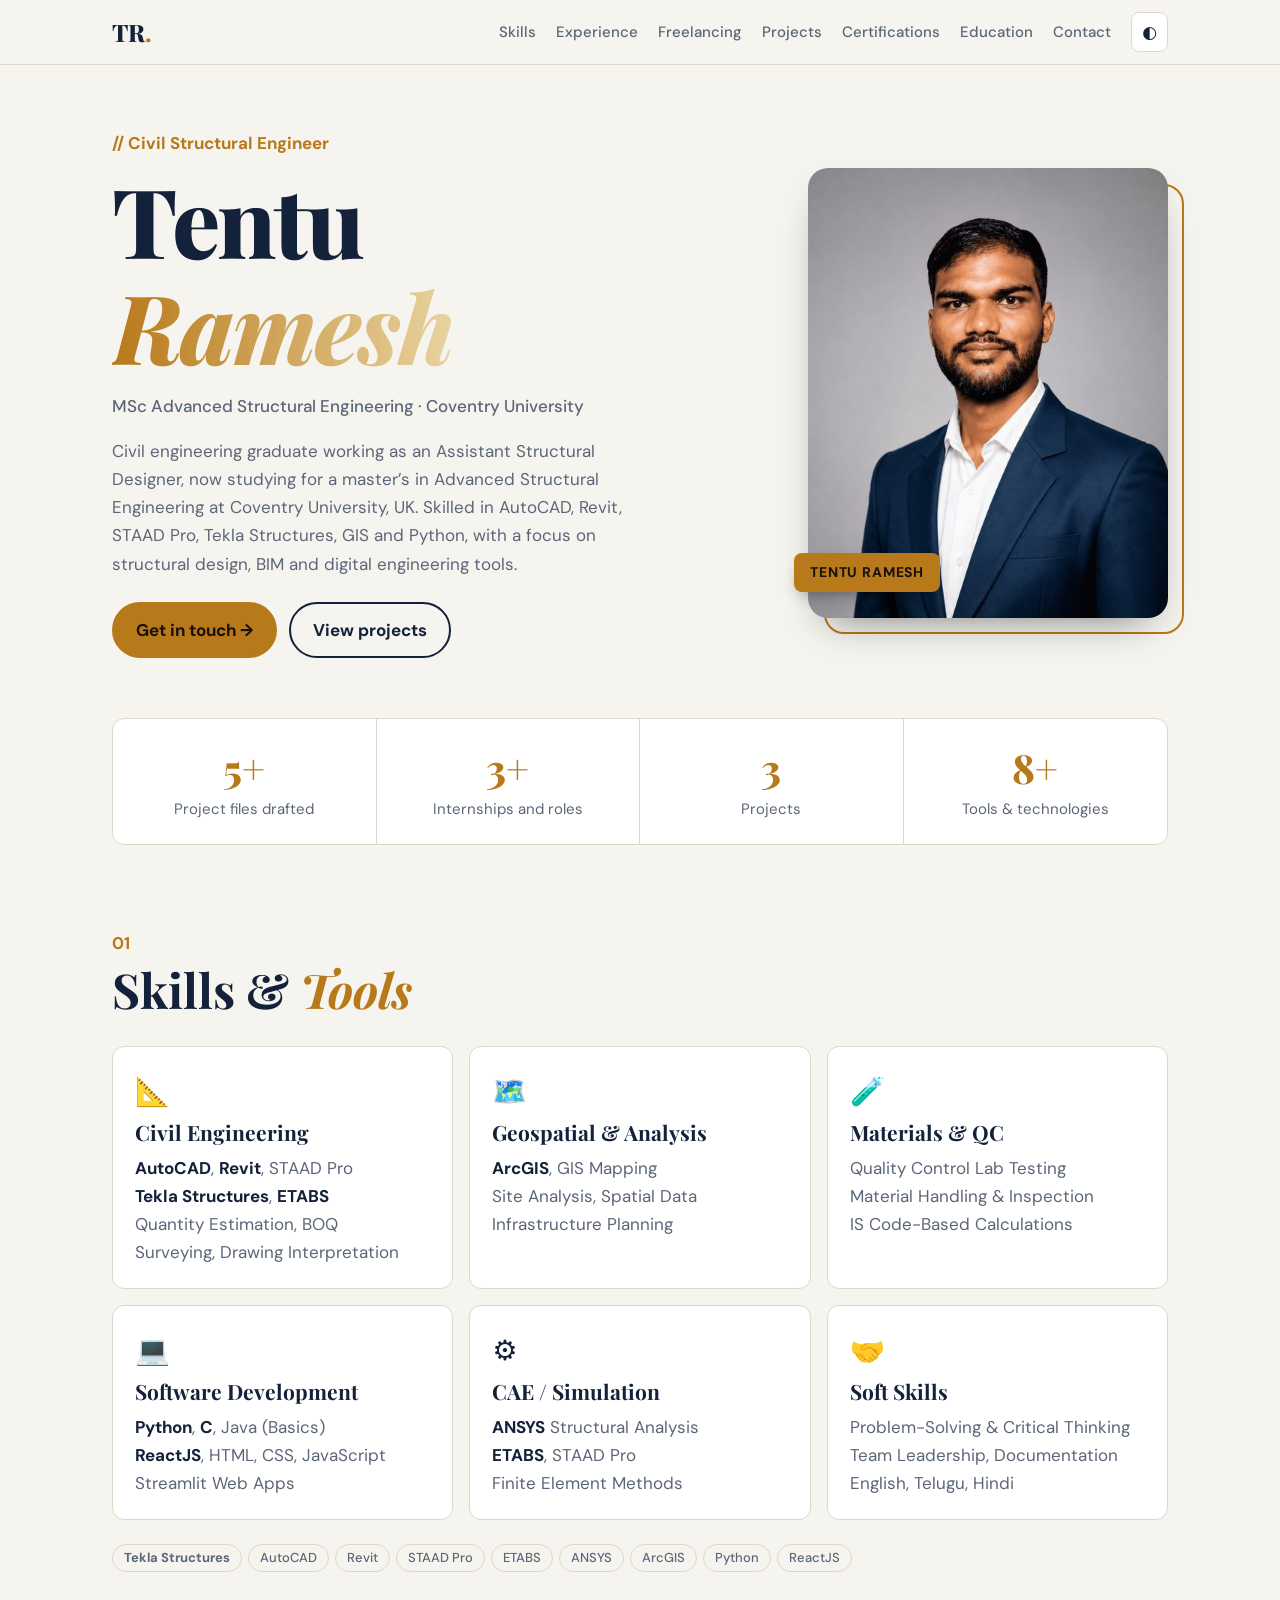
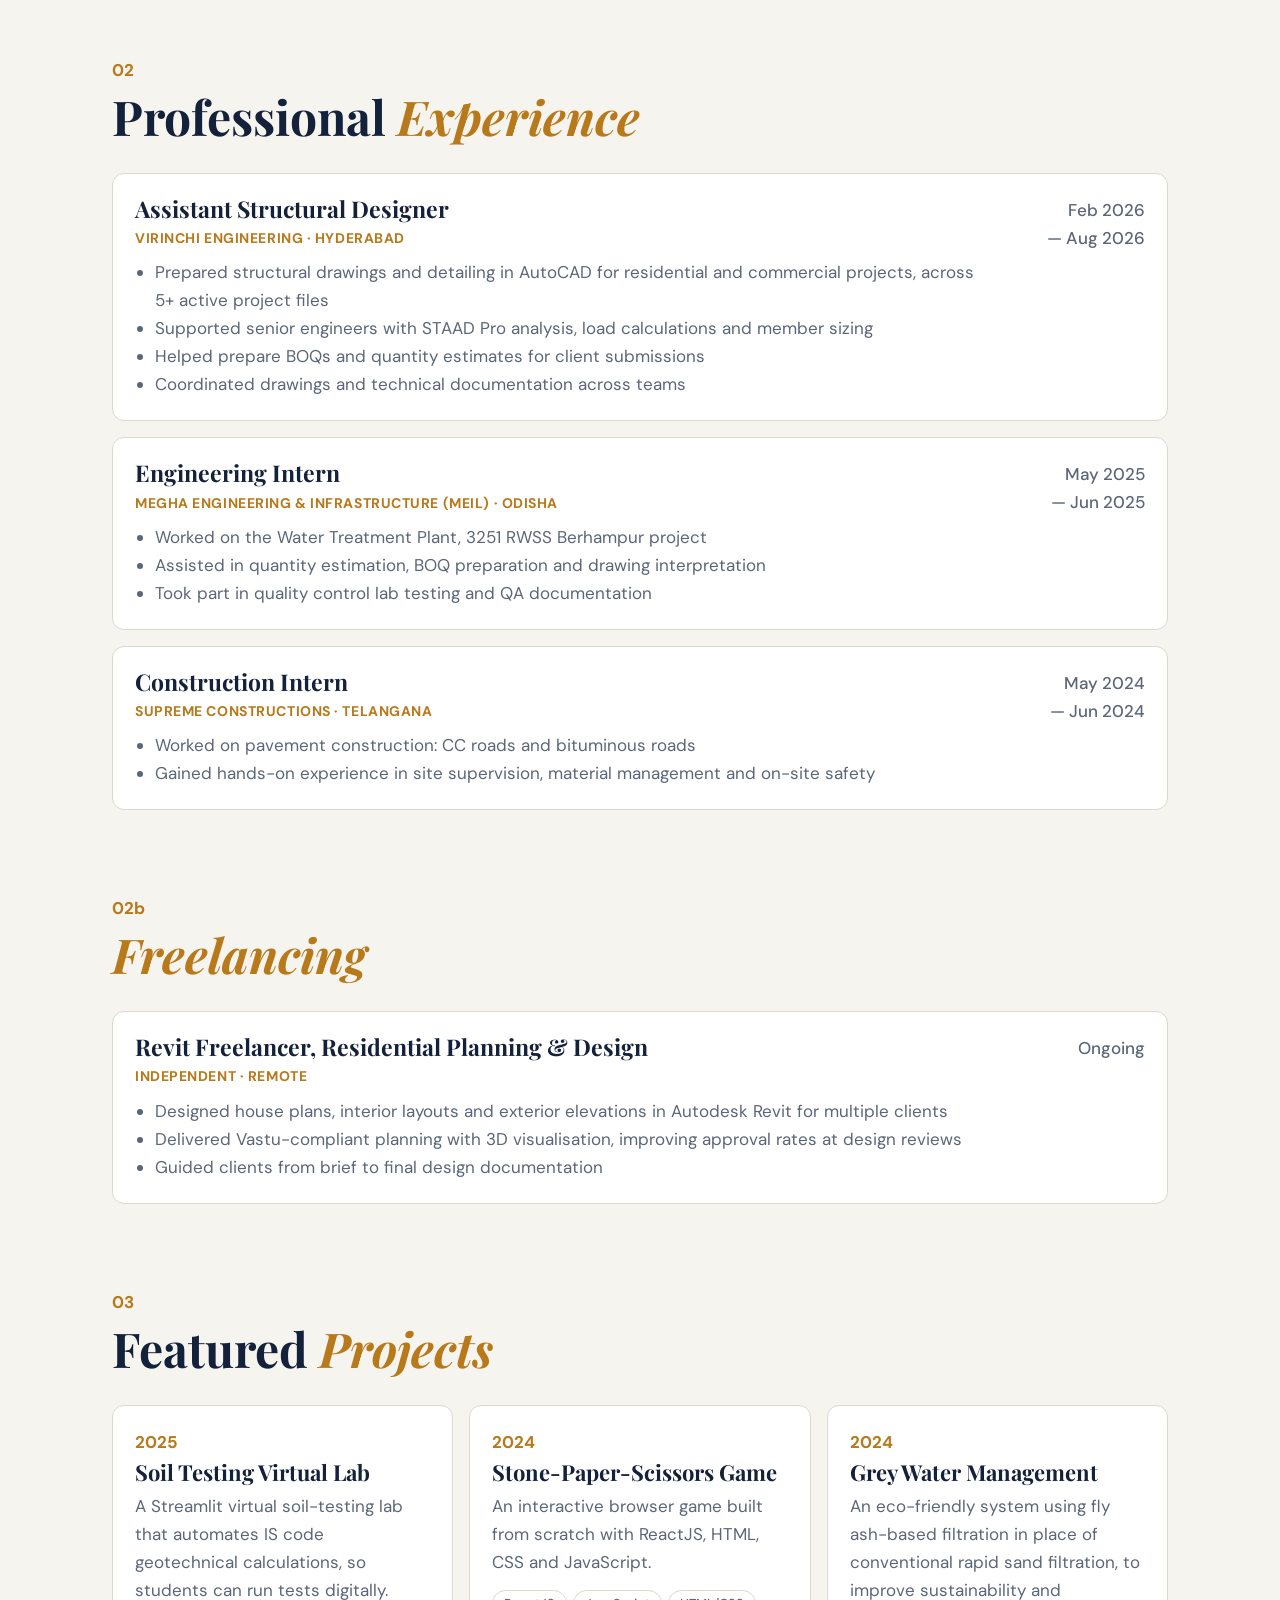
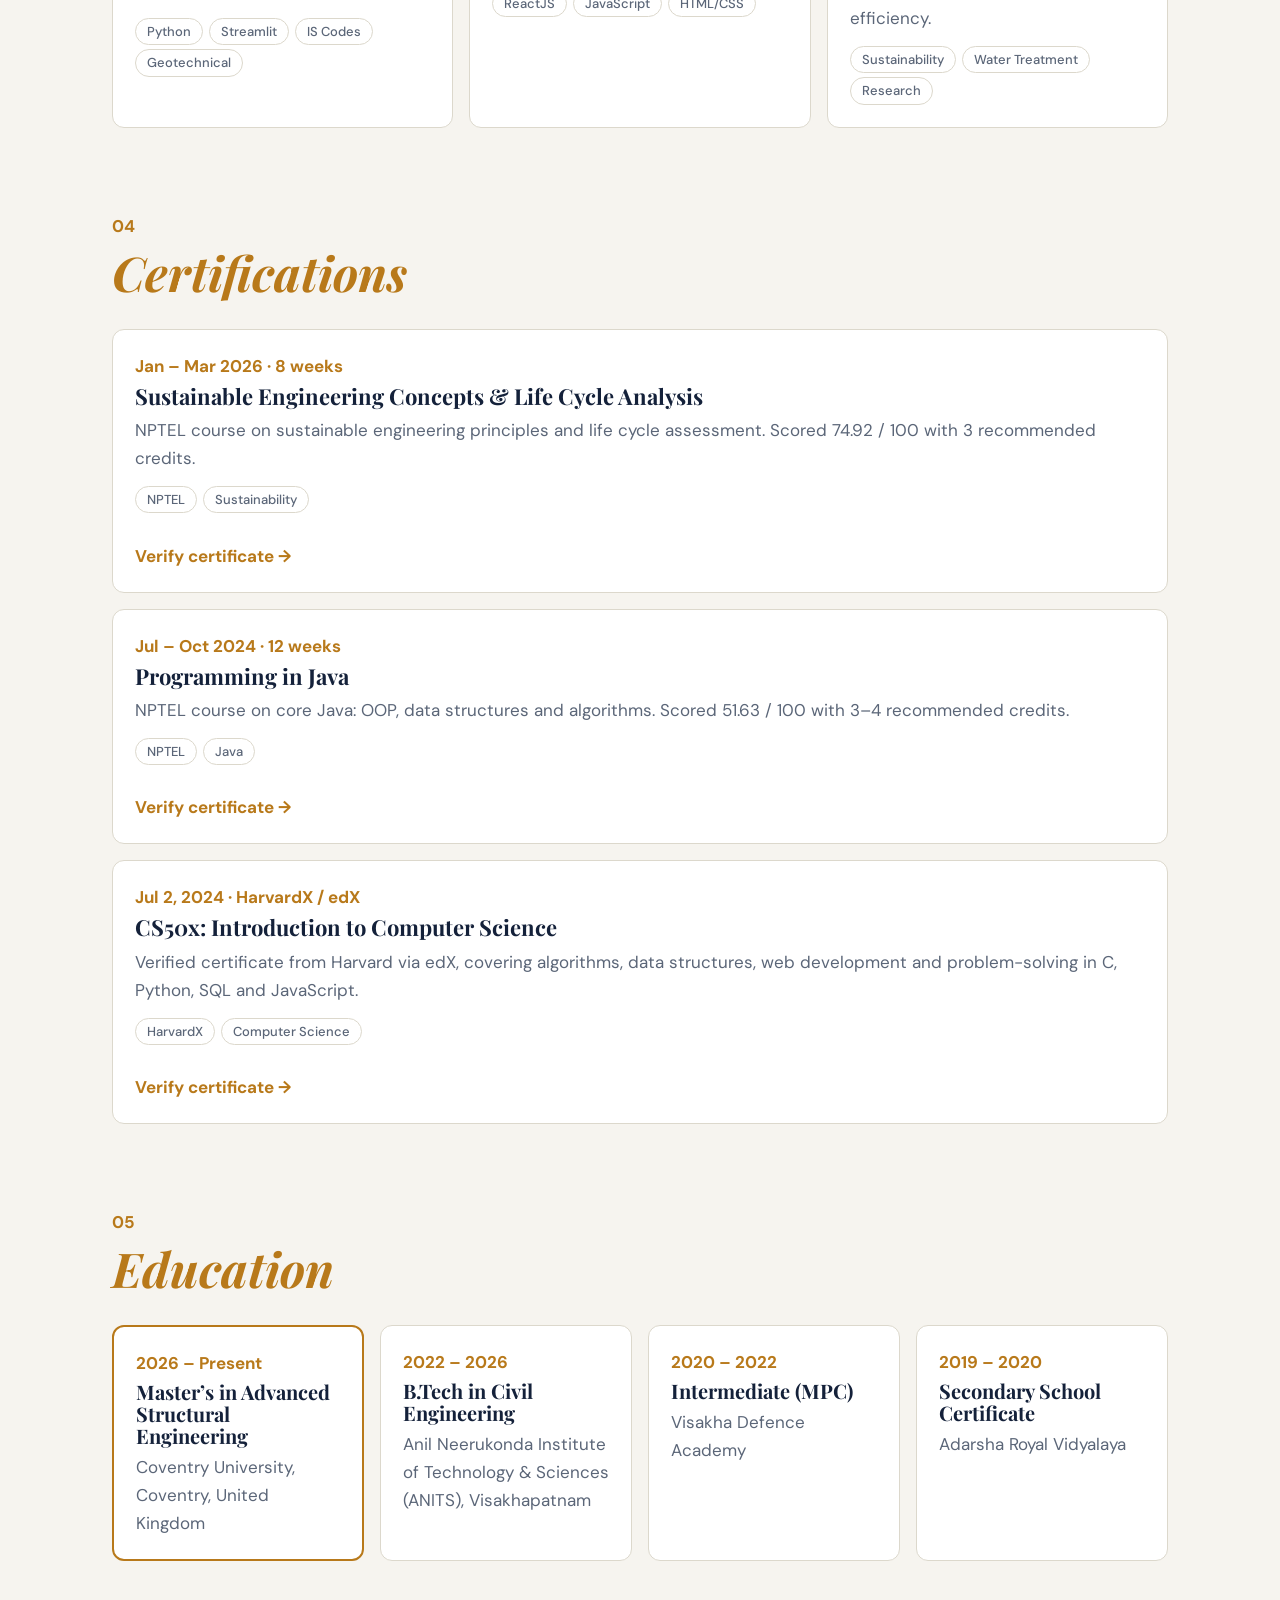
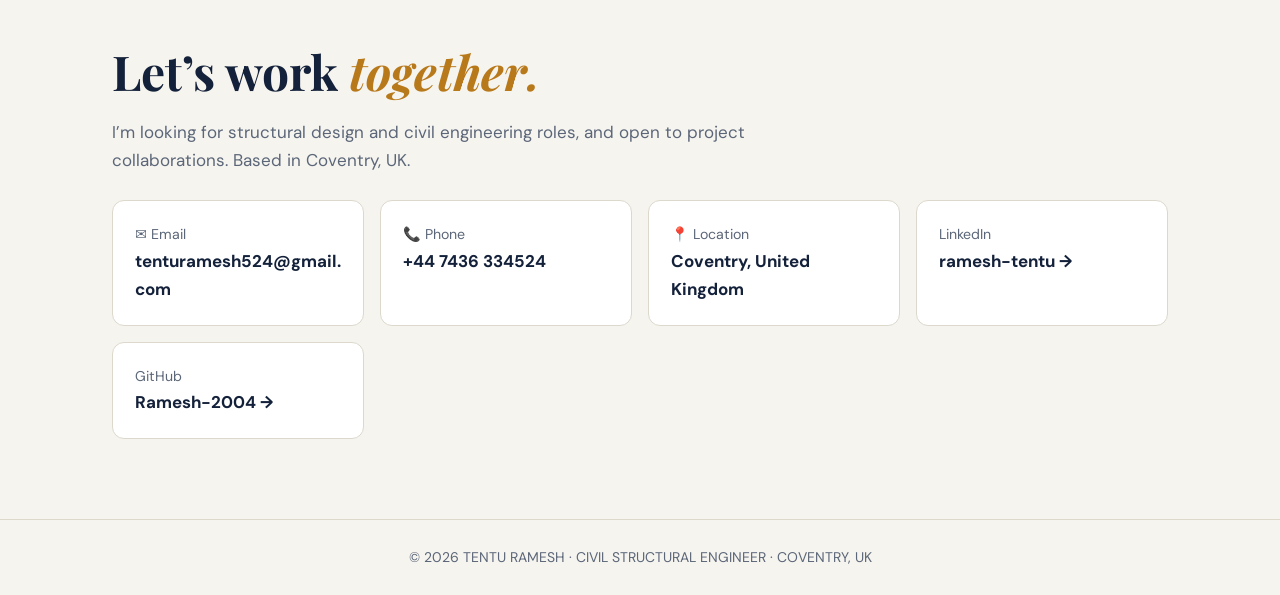
<file: index.html>
<!DOCTYPE html>
<html lang="en">
<head>
<meta charset="utf-8">
<meta name="viewport" content="width=device-width, initial-scale=1, viewport-fit=cover">
<title>Tentu Ramesh — Civil Structural Engineer</title>
<link href="https://fonts.googleapis.com/css2?family=Playfair+Display:ital,wght@0,700;0,800;1,700&family=DM+Sans:wght@400;500;700&display=swap" rel="stylesheet">
<style>
:root{--bg:#f6f4ef;--card:#fff;--ink:#14213a;--mut:#5b6678;--line:#dcd8cc;--ac:#b8791a;--ac2:#14213a;color-scheme:light;box-sizing:border-box;padding-top:env(safe-area-inset-top,0px);padding-bottom:env(safe-area-inset-bottom,0px)}
@media (prefers-color-scheme:dark){:root:not([data-theme="light"]){--bg:#0b1220;--card:#121b2e;--ink:#eaf0fa;--mut:#9aa8c0;--line:#243250;--ac:#f0b24a;--ac2:#eaf0fa;color-scheme:dark}}
:root[data-theme="dark"]{--bg:#0b1220;--card:#121b2e;--ink:#eaf0fa;--mut:#9aa8c0;--line:#243250;--ac:#f0b24a;--ac2:#eaf0fa;color-scheme:dark}
*,*::before,*::after{box-sizing:border-box}
html{scroll-behavior:smooth;scroll-padding-top:calc(70px + env(safe-area-inset-top,0px))}
body{margin:0;background:var(--bg);color:var(--ink);font:400 17px/1.65 "DM Sans",system-ui,sans-serif}
body::before{content:"";position:fixed;inset:0 0 auto;height:env(safe-area-inset-top,0px);background:var(--bg);z-index:30}
h1,h2,h3{font-family:"Playfair Display",Georgia,serif;margin:0;line-height:1.1}
a{color:inherit}
:focus-visible{outline:3px solid var(--ac);outline-offset:2px}
header{position:sticky;top:env(safe-area-inset-top,0px);z-index:20;background:color-mix(in srgb,var(--bg) 90%,transparent);backdrop-filter:blur(10px);border-bottom:1px solid var(--line)}
nav{max-width:1100px;margin:auto;padding:12px 22px;display:flex;align-items:center;gap:20px}
.logo{font:800 24px "Playfair Display";text-decoration:none;margin-right:auto}.logo i{color:var(--ac);font-style:normal}
nav a.l{text-decoration:none;color:var(--mut);font-size:15px;font-weight:500}
nav a.l:hover{color:var(--ink)}
.tg{background:var(--card);border:1px solid var(--line);color:var(--ink);border-radius:8px;padding:5px 10px;font:inherit;cursor:pointer}
.w{max-width:1100px;margin:auto;padding:0 22px}
.hero{display:grid;grid-template-columns:1.2fr 1fr;gap:40px;align-items:center;padding:64px 0 24px}
.kick{color:var(--ac);font-weight:700;margin-bottom:10px}
.hero h1{font-size:clamp(48px,9vw,96px);font-weight:800;letter-spacing:-.02em}
.hero h1 em{color:var(--ac);font-style:italic}
.edu1{color:var(--mut);font-weight:500;margin:14px 0}
.hero p.d{color:var(--mut);max-width:54ch}
.btns{display:flex;gap:12px;flex-wrap:wrap;margin-top:24px}
.btn{padding:12px 22px;border-radius:99px;font-weight:700;text-decoration:none;border:2px solid var(--ink);display:inline-block}
.btn.p{background:var(--ac);border-color:var(--ac);color:#17110a}
.ph{aspect-ratio:4/5;max-width:360px;margin-left:auto;position:relative}
.ph::before{content:"";position:absolute;inset:0;transform:translate(16px,16px);border:2px solid var(--ac);border-radius:20px;z-index:0}
.ph img{position:relative;z-index:1;width:100%;height:100%;object-fit:cover;object-position:center 15%;display:block;border-radius:20px;box-shadow:0 18px 40px -20px rgba(0,0,0,.55)}
.ph span{position:absolute;z-index:2;left:-14px;bottom:26px;background:var(--ac);color:#17110a;font-weight:700;padding:8px 16px;font-size:14px;letter-spacing:.06em;border-radius:8px;box-shadow:0 8px 18px -8px rgba(0,0,0,.5)}
.stats{display:grid;grid-template-columns:repeat(4,1fr);border:1px solid var(--line);background:var(--card);border-radius:12px;margin:36px 0 0}
.stat{padding:22px;text-align:center;border-right:1px solid var(--line)}.stat:last-child{border:0}
.stat b{display:block;font:800 40px "Playfair Display";color:var(--ac)}.stat span{color:var(--mut);font-size:15px}
section{padding:84px 0 0}
.num{color:var(--ac);font-weight:700;margin-bottom:6px}
h2{font-size:clamp(32px,5vw,48px);margin-bottom:30px}
h2 em{font-style:italic;color:var(--ac)}
.card{background:var(--card);border:1px solid var(--line);border-radius:12px;padding:22px}
.sk{display:grid;grid-template-columns:repeat(auto-fit,minmax(300px,1fr));gap:16px}
.sk .ico{font-size:28px}.sk h3{font-size:21px;margin:6px 0 10px}
.sk p{margin:0;color:var(--mut)}.sk b{color:var(--ink)}
.tl{display:grid;gap:16px}
.job{display:grid;grid-template-columns:1fr 150px;gap:18px}
.job h3{font-size:23px}.org{color:var(--ac);font-weight:700;font-size:14px;letter-spacing:.04em;margin:6px 0 8px}
.job ul{margin:0;padding-left:20px;color:var(--mut)}
.dt{text-align:right;color:var(--mut);font-weight:500}
.badge{display:inline-block;background:var(--ac);color:#17110a;font-size:12px;font-weight:700;padding:2px 10px;border-radius:99px;vertical-align:middle;margin-left:8px}
.pj{display:grid;grid-template-columns:repeat(auto-fit,minmax(300px,1fr));gap:16px}
.yr{color:var(--ac);font-weight:700}
.pj h3{font-size:22px;margin:4px 0 8px}.pj p{margin:0 0 10px;color:var(--mut)}
.tag{display:inline-block;font-size:13px;font-weight:500;padding:2px 11px;border:1px solid var(--line);border-radius:99px;margin:4px 6px 0 0;color:var(--mut)}
.ct{display:grid;gap:16px}.ct h3{font-size:22px;margin:4px 0 8px}.ct p{margin:0 0 10px;color:var(--mut)}
.vf{font-weight:700;color:var(--ac);text-decoration:none}
.ed{display:grid;grid-template-columns:repeat(auto-fit,minmax(240px,1fr));gap:16px}
.ed h3{font-size:20px;margin:4px 0 6px}.ed p{margin:0;color:var(--mut)}
.ed .big{font:800 38px "Playfair Display";color:var(--ac);margin-top:10px}.ed .big small{font:500 14px "DM Sans";color:var(--mut)}
.ed .cur{border:2px solid var(--ac)}
.cn{max-width:640px;color:var(--mut);margin:-10px 0 26px}
.cg{display:grid;grid-template-columns:repeat(auto-fit,minmax(250px,1fr));gap:16px}
.cg .card{text-decoration:none;display:block}.cg small{color:var(--mut);display:block}.cg b{overflow-wrap:anywhere}
footer{margin-top:80px;padding:26px 22px;text-align:center;color:var(--mut);border-top:1px solid var(--line);font-size:14px}
@media (max-width:820px){.hero{grid-template-columns:1fr}.ph{margin:0;max-width:260px}.stats{grid-template-columns:1fr 1fr}.stat:nth-child(2){border-right:0}.stat:nth-child(-n+2){border-bottom:1px solid var(--line)}.job{grid-template-columns:1fr}.dt{text-align:left}nav a.l{display:none}}
@keyframes up{from{opacity:0;transform:translateY(26px)}to{opacity:1;transform:none}}
@keyframes fl{50%{transform:translateY(-14px)}}
@keyframes gl{50%{box-shadow:0 0 38px 4px color-mix(in srgb,var(--ac) 45%,transparent)}}
@keyframes sh{to{background-position:200% 0}}
.hero>div:first-child>*{animation:up .9s cubic-bezier(.2,.7,.2,1) both}
.hero>div:first-child>:nth-child(2){animation-delay:.12s}.hero>div:first-child>:nth-child(3){animation-delay:.24s}.hero>div:first-child>:nth-child(4){animation-delay:.36s}.hero>div:first-child>:nth-child(5){animation-delay:.48s}
.ph{animation:up 1s .3s both,fl 7s 1.3s ease-in-out infinite}
.hero h1 em{background:linear-gradient(90deg,var(--ac),#e8d3a0,var(--ac));background-size:200% 100%;-webkit-background-clip:text;background-clip:text;color:transparent;animation:sh 5s linear infinite}
.rv{opacity:0;transform:translateY(30px);transition:opacity .7s ease var(--d,0s),transform .7s ease var(--d,0s),box-shadow .25s,border-color .25s}
.rv.in{opacity:1;transform:none}
.rv.done{transition:transform .25s,box-shadow .25s,border-color .25s}
.card.rv.in:hover{transform:translateY(-5px);border-color:var(--ac);box-shadow:0 14px 30px -16px color-mix(in srgb,var(--ac) 70%,transparent)}
.btn{transition:transform .2s,box-shadow .2s}.btn:hover{transform:translateY(-3px);box-shadow:0 8px 18px -8px var(--ac)}
.tag{transition:transform .2s,background .2s,color .2s}.tag:hover{transform:scale(1.08);background:var(--ac);color:#17110a;border-color:var(--ac)}
.sk .ico{display:inline-block;transition:transform .4s}.sk .card:hover .ico{transform:rotate(-12deg) scale(1.25)}
#pg{position:fixed;top:env(safe-area-inset-top,0px);left:0;height:3px;width:0;background:var(--ac);z-index:40}
@media (prefers-reduced-motion:reduce){html{scroll-behavior:auto}.hero>div:first-child>*,.ph,.hero h1 em{animation:none}}
</style>
</head>
<body>
<header><nav aria-label="Main">
<a class="logo" href="#hero">TR<i>.</i></a>
<a class="l" href="#skills">Skills</a><a class="l" href="#experience">Experience</a><a class="l" href="#freelance">Freelancing</a><a class="l" href="#projects">Projects</a><a class="l" href="#certifications">Certifications</a><a class="l" href="#education">Education</a><a class="l" href="#contact">Contact</a>
<button class="tg" id="tg" aria-label="Toggle light and dark theme">◐</button>
</nav></header>
<main class="w">
<div class="hero" id="hero">
<div>
<div class="kick">// Civil Structural Engineer</div>
<h1>Tentu <em>Ramesh</em></h1>
<div class="edu1">MSc Advanced Structural Engineering · Coventry University</div>
<p class="d">Civil engineering graduate working as an Assistant Structural Designer, now studying for a master’s in Advanced Structural Engineering at Coventry University, UK. Skilled in AutoCAD, Revit, STAAD Pro, Tekla Structures, GIS and Python, with a focus on structural design, BIM and digital engineering tools.</p>
<div class="btns"><a class="btn p" href="#contact">Get in touch →</a><a class="btn" href="#projects">View projects</a></div>
</div>
<div class="ph"><img src="[data-uri]" alt="Portrait of Tentu Ramesh in a navy blazer" width="480" height="599"><span>TENTU RAMESH</span></div>
</div>
<div class="stats">
<div class="stat"><b>5+</b><span>Project files drafted</span></div>
<div class="stat"><b>3+</b><span>Internships and roles</span></div>
<div class="stat"><b>3</b><span>Projects</span></div>
<div class="stat"><b>8+</b><span>Tools &amp; technologies</span></div>
</div>

<section id="skills"><div class="num">01</div><h2>Skills &amp; <em>Tools</em></h2>
<div class="sk">
<div class="card"><div class="ico">📐</div><h3>Civil Engineering</h3><p><b>AutoCAD</b>, <b>Revit</b>, STAAD Pro<br><b>Tekla Structures</b>, <b>ETABS</b><br>Quantity Estimation, BOQ<br>Surveying, Drawing Interpretation</p></div>
<div class="card"><div class="ico">🗺️</div><h3>Geospatial &amp; Analysis</h3><p><b>ArcGIS</b>, GIS Mapping<br>Site Analysis, Spatial Data<br>Infrastructure Planning</p></div>
<div class="card"><div class="ico">🧪</div><h3>Materials &amp; QC</h3><p>Quality Control Lab Testing<br>Material Handling &amp; Inspection<br>IS Code-Based Calculations</p></div>
<div class="card"><div class="ico">💻</div><h3>Software Development</h3><p><b>Python</b>, <b>C</b>, Java (Basics)<br><b>ReactJS</b>, HTML, CSS, JavaScript<br>Streamlit Web Apps</p></div>
<div class="card"><div class="ico">⚙️</div><h3>CAE / Simulation</h3><p><b>ANSYS</b> Structural Analysis<br><b>ETABS</b>, STAAD Pro<br>Finite Element Methods</p></div>
<div class="card"><div class="ico">🤝</div><h3>Soft Skills</h3><p>Problem-Solving &amp; Critical Thinking<br>Team Leadership, Documentation<br>English, Telugu, Hindi</p></div>
</div>
<div style="margin-top:20px"><span class="tag"><b>Tekla Structures</b></span><span class="tag">AutoCAD</span><span class="tag">Revit</span><span class="tag">STAAD Pro</span><span class="tag">ETABS</span><span class="tag">ANSYS</span><span class="tag">ArcGIS</span><span class="tag">Python</span><span class="tag">ReactJS</span></div></section>

<section id="experience"><div class="num">02</div><h2>Professional <em>Experience</em></h2>
<div class="tl">
<div class="card job"><div><h3>Assistant Structural Designer</h3><div class="org">VIRINCHI ENGINEERING · HYDERABAD</div><ul><li>Prepared structural drawings and detailing in AutoCAD for residential and commercial projects, across 5+ active project files</li><li>Supported senior engineers with STAAD Pro analysis, load calculations and member sizing</li><li>Helped prepare BOQs and quantity estimates for client submissions</li><li>Coordinated drawings and technical documentation across teams</li></ul></div><div class="dt">Feb 2026<br>— Aug 2026</div></div>
<div class="card job"><div><h3>Engineering Intern</h3><div class="org">MEGHA ENGINEERING &amp; INFRASTRUCTURE (MEIL) · ODISHA</div><ul><li>Worked on the Water Treatment Plant, 3251 RWSS Berhampur project</li><li>Assisted in quantity estimation, BOQ preparation and drawing interpretation</li><li>Took part in quality control lab testing and QA documentation</li></ul></div><div class="dt">May 2025<br>— Jun 2025</div></div>
<div class="card job"><div><h3>Construction Intern</h3><div class="org">SUPREME CONSTRUCTIONS · TELANGANA</div><ul><li>Worked on pavement construction: CC roads and bituminous roads</li><li>Gained hands-on experience in site supervision, material management and on-site safety</li></ul></div><div class="dt">May 2024<br>— Jun 2024</div></div>
</div></section>

<section id="freelance"><div class="num">02b</div><h2><em>Freelancing</em></h2>
<div class="card job"><div><h3>Revit Freelancer, Residential Planning &amp; Design</h3><div class="org">INDEPENDENT · REMOTE</div><ul><li>Designed house plans, interior layouts and exterior elevations in Autodesk Revit for multiple clients</li><li>Delivered Vastu-compliant planning with 3D visualisation, improving approval rates at design reviews</li><li>Guided clients from brief to final design documentation</li></ul></div><div class="dt">Ongoing</div></div></section>

<section id="projects"><div class="num">03</div><h2>Featured <em>Projects</em></h2>
<div class="pj">
<div class="card"><span class="yr">2025</span><h3>Soil Testing Virtual Lab</h3><p>A Streamlit virtual soil-testing lab that automates IS code geotechnical calculations, so students can run tests digitally.</p><span class="tag">Python</span><span class="tag">Streamlit</span><span class="tag">IS Codes</span><span class="tag">Geotechnical</span></div>
<div class="card"><span class="yr">2024</span><h3>Stone-Paper-Scissors Game</h3><p>An interactive browser game built from scratch with ReactJS, HTML, CSS and JavaScript.</p><span class="tag">ReactJS</span><span class="tag">JavaScript</span><span class="tag">HTML/CSS</span></div>
<div class="card"><span class="yr">2024</span><h3>Grey Water Management</h3><p>An eco-friendly system using fly ash-based filtration in place of conventional rapid sand filtration, to improve sustainability and efficiency.</p><span class="tag">Sustainability</span><span class="tag">Water Treatment</span><span class="tag">Research</span></div>
</div></section>

<section id="certifications"><div class="num">04</div><h2><em>Certifications</em></h2>
<div class="ct">
<div class="card"><span class="yr">Jan – Mar 2026 · 8 weeks</span><h3>Sustainable Engineering Concepts &amp; Life Cycle Analysis</h3><p>NPTEL course on sustainable engineering principles and life cycle assessment. Scored 74.92 / 100 with 3 recommended credits.</p><span class="tag">NPTEL</span><span class="tag">Sustainability</span><br><br><a class="vf" href="https://drive.google.com/file/d/1kj8kSy0qQEHvNIIfTt1eXNJyHna1MUA8/view?usp=drivesdk" target="_blank" rel="noopener">Verify certificate →</a></div>
<div class="card"><span class="yr">Jul – Oct 2024 · 12 weeks</span><h3>Programming in Java</h3><p>NPTEL course on core Java: OOP, data structures and algorithms. Scored 51.63 / 100 with 3–4 recommended credits.</p><span class="tag">NPTEL</span><span class="tag">Java</span><br><br><a class="vf" href="https://drive.google.com/file/d/1oHIEhGyvxNm-s_9KwXiMo8Ll22FTk6bc/view?usp=drivesdk" target="_blank" rel="noopener">Verify certificate →</a></div>
<div class="card"><span class="yr">Jul 2, 2024 · HarvardX / edX</span><h3>CS50x: Introduction to Computer Science</h3><p>Verified certificate from Harvard via edX, covering algorithms, data structures, web development and problem-solving in C, Python, SQL and JavaScript.</p><span class="tag">HarvardX</span><span class="tag">Computer Science</span><br><br><a class="vf" href="https://courses.edx.org/certificates/594aafcf507641e1a6bd053ef9aee530" target="_blank" rel="noopener">Verify certificate →</a></div>
</div></section>

<section id="education"><div class="num">05</div><h2><em>Education</em></h2>
<div class="ed">
<div class="card cur"><span class="yr">2026 – Present</span><h3>Master’s in Advanced Structural Engineering</h3><p>Coventry University, Coventry, United Kingdom</p></div>
<div class="card"><span class="yr">2022 – 2026</span><h3>B.Tech in Civil Engineering</h3><p>Anil Neerukonda Institute of Technology &amp; Sciences (ANITS), Visakhapatnam</p></div>
<div class="card"><span class="yr">2020 – 2022</span><h3>Intermediate (MPC)</h3><p>Visakha Defence Academy</p></div>
<div class="card"><span class="yr">2019 – 2020</span><h3>Secondary School Certificate</h3><p>Adarsha Royal Vidyalaya</p></div>
</div></section>

<section id="contact"><h2>Let’s work <em>together.</em></h2>
<p class="cn">I’m looking for structural design and civil engineering roles, and open to project collaborations. Based in Coventry, UK.</p>
<div class="cg">
<a class="card" href="mailto:tenturamesh524@gmail.com"><small>✉ Email</small><b>tenturamesh524@gmail.com</b></a>
<a class="card" href="tel:+447436334524"><small>📞 Phone</small><b>+44 7436 334524</b></a>
<div class="card"><small>📍 Location</small><b>Coventry, United Kingdom</b></div>
<a class="card" href="https://linkedin.com/in/ramesh-tentu" target="_blank" rel="noopener"><small>LinkedIn</small><b>ramesh-tentu →</b></a>
<a class="card" href="https://github.com/Ramesh-2004" target="_blank" rel="noopener"><small>GitHub</small><b>Ramesh-2004 →</b></a>
</div></section>
</main>
<footer>© 2026 TENTU RAMESH · CIVIL STRUCTURAL ENGINEER · COVENTRY, UK</footer>
<script>
(function(){var r=document.documentElement;try{var t=localStorage.getItem('th');if(t)r.setAttribute('data-theme',t)}catch(e){}
document.getElementById('tg').onclick=function(){var d=r.getAttribute('data-theme')||(matchMedia('(prefers-color-scheme:dark)').matches?'dark':'light');var n=d==='dark'?'light':'dark';r.setAttribute('data-theme',n);try{localStorage.setItem('th',n)}catch(e){}}})();
(function(){if(matchMedia('(prefers-reduced-motion:reduce)').matches)return;
var pg=document.createElement('div');pg.id='pg';document.body.appendChild(pg);
addEventListener('scroll',function(){var h=document.documentElement;pg.style.width=(scrollY/Math.max(1,h.scrollHeight-innerHeight)*100)+'%'},{passive:true});
var io=new IntersectionObserver(function(es){es.forEach(function(e){if(!e.isIntersecting)return;var x=e.target;x.classList.add('in');io.unobserve(x);setTimeout(function(){x.classList.add('done')},1300);if(x.matches('.stat')){var b=x.querySelector('b'),m=b.textContent.match(/^(\d+)(.*)$/);if(m){var n=+m[1],t0=performance.now();(function f(t){var p=Math.min((t-t0)/1000,1);b.textContent=Math.round(n*p)+m[2];if(p<1)requestAnimationFrame(f)})(t0)}}})},{threshold:.15});
document.querySelectorAll('.card,section h2,.stat').forEach(function(x){var i=[].indexOf.call(x.parentElement.children,x);x.style.setProperty('--d',(i%4)*0.09+'s');x.classList.add('rv');io.observe(x)});})();
</script>
</body>
</html>
</file>
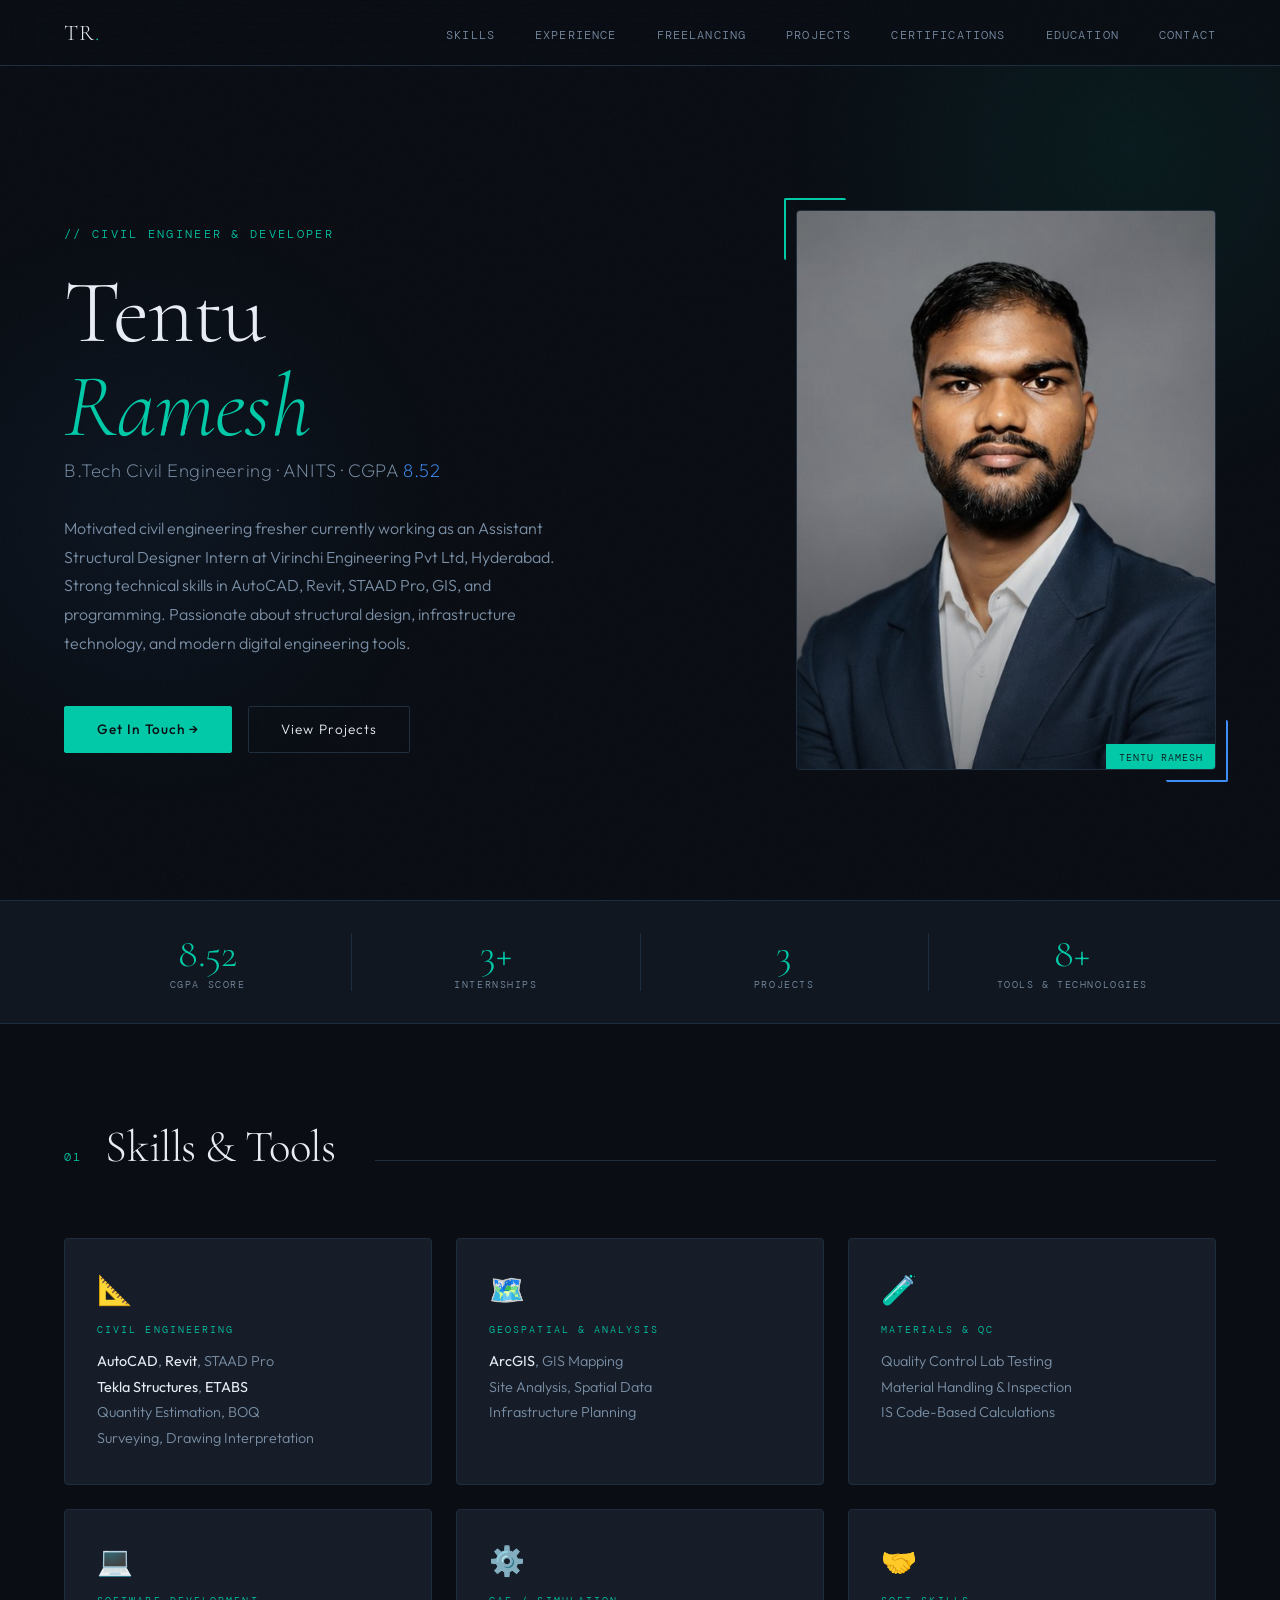
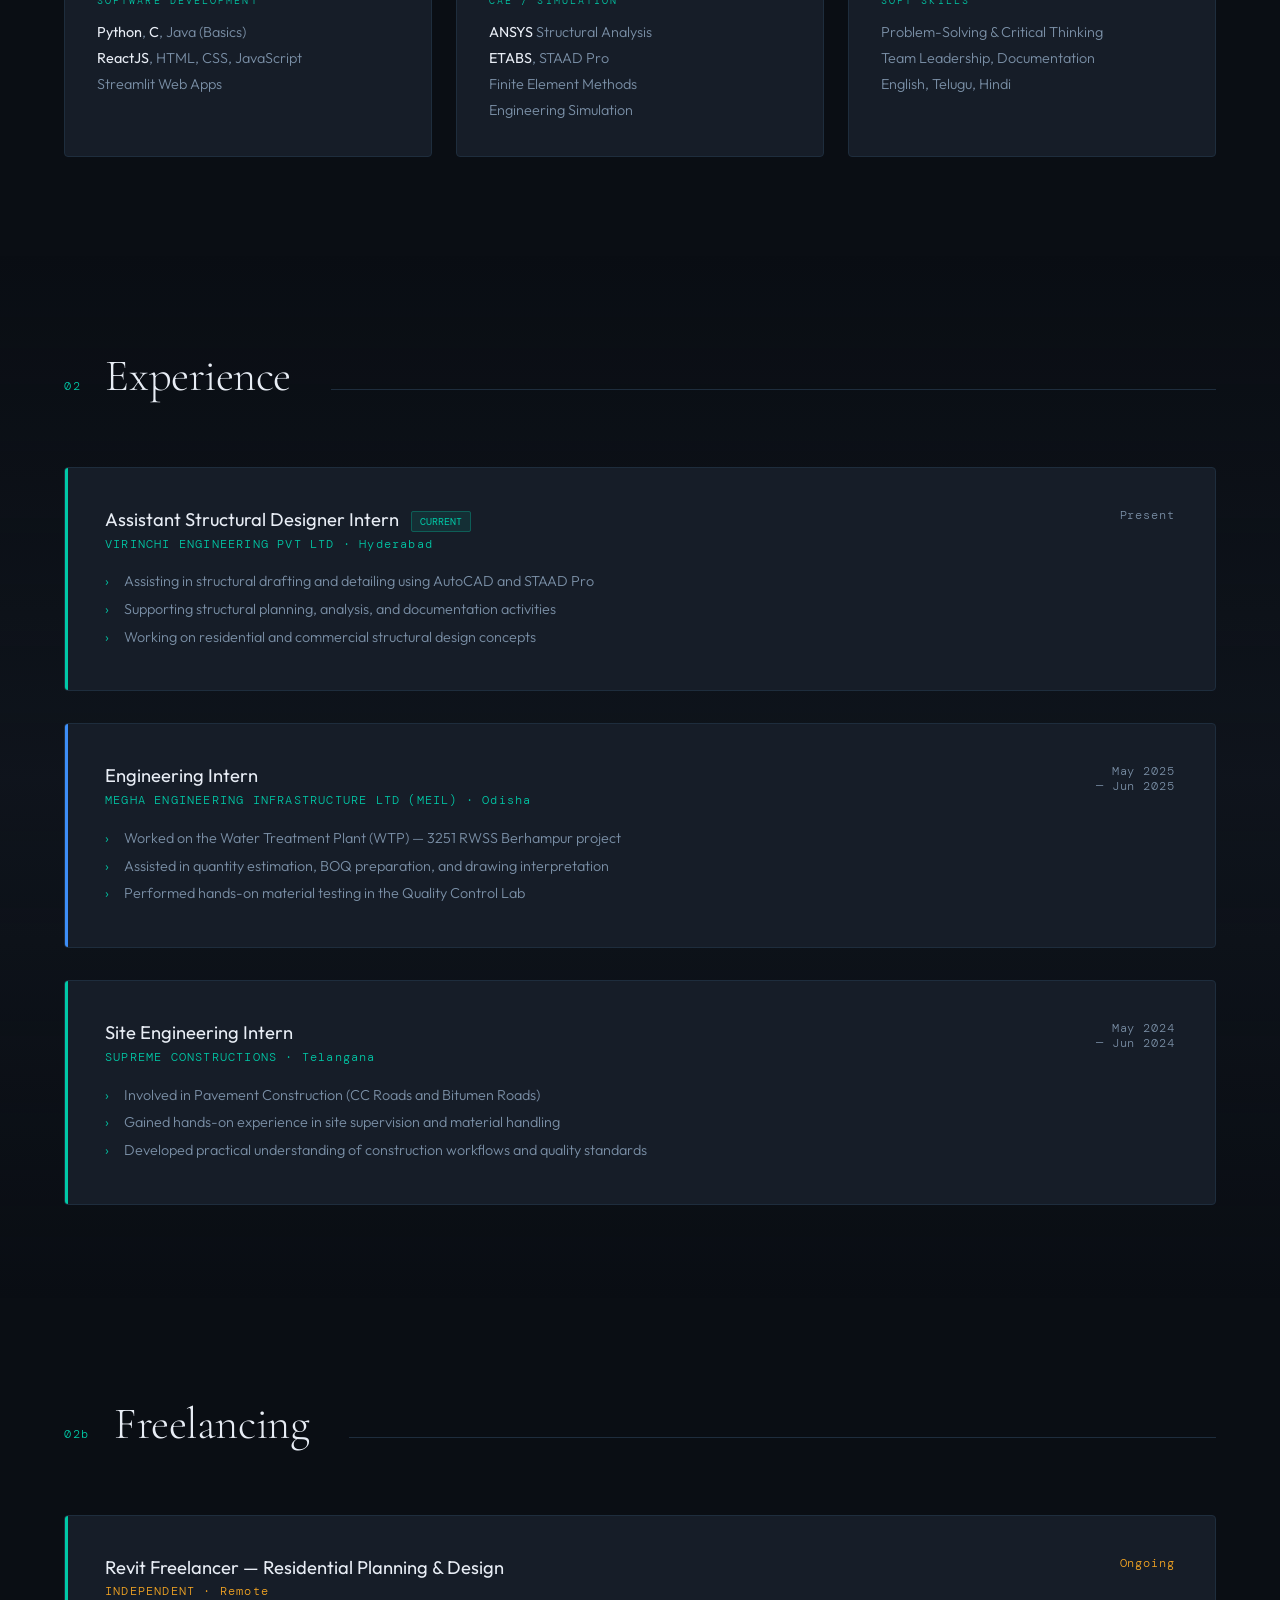
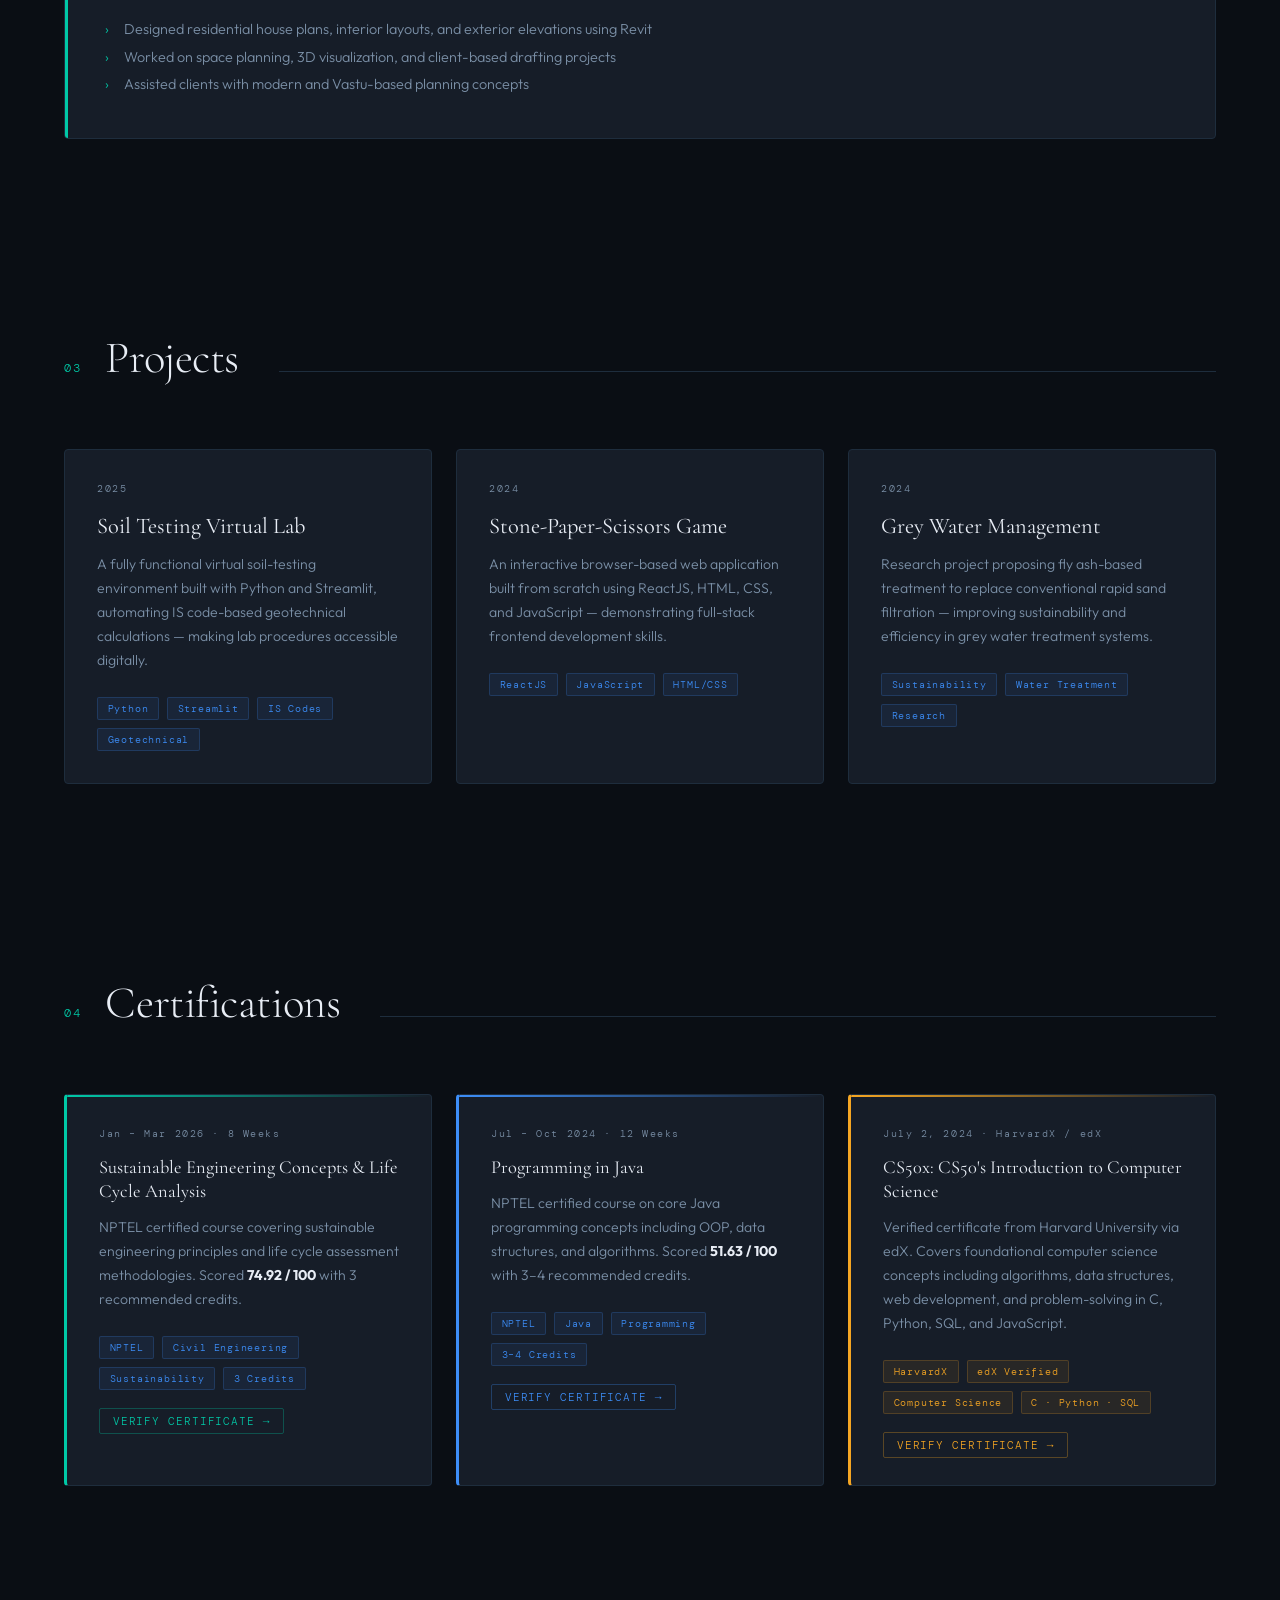
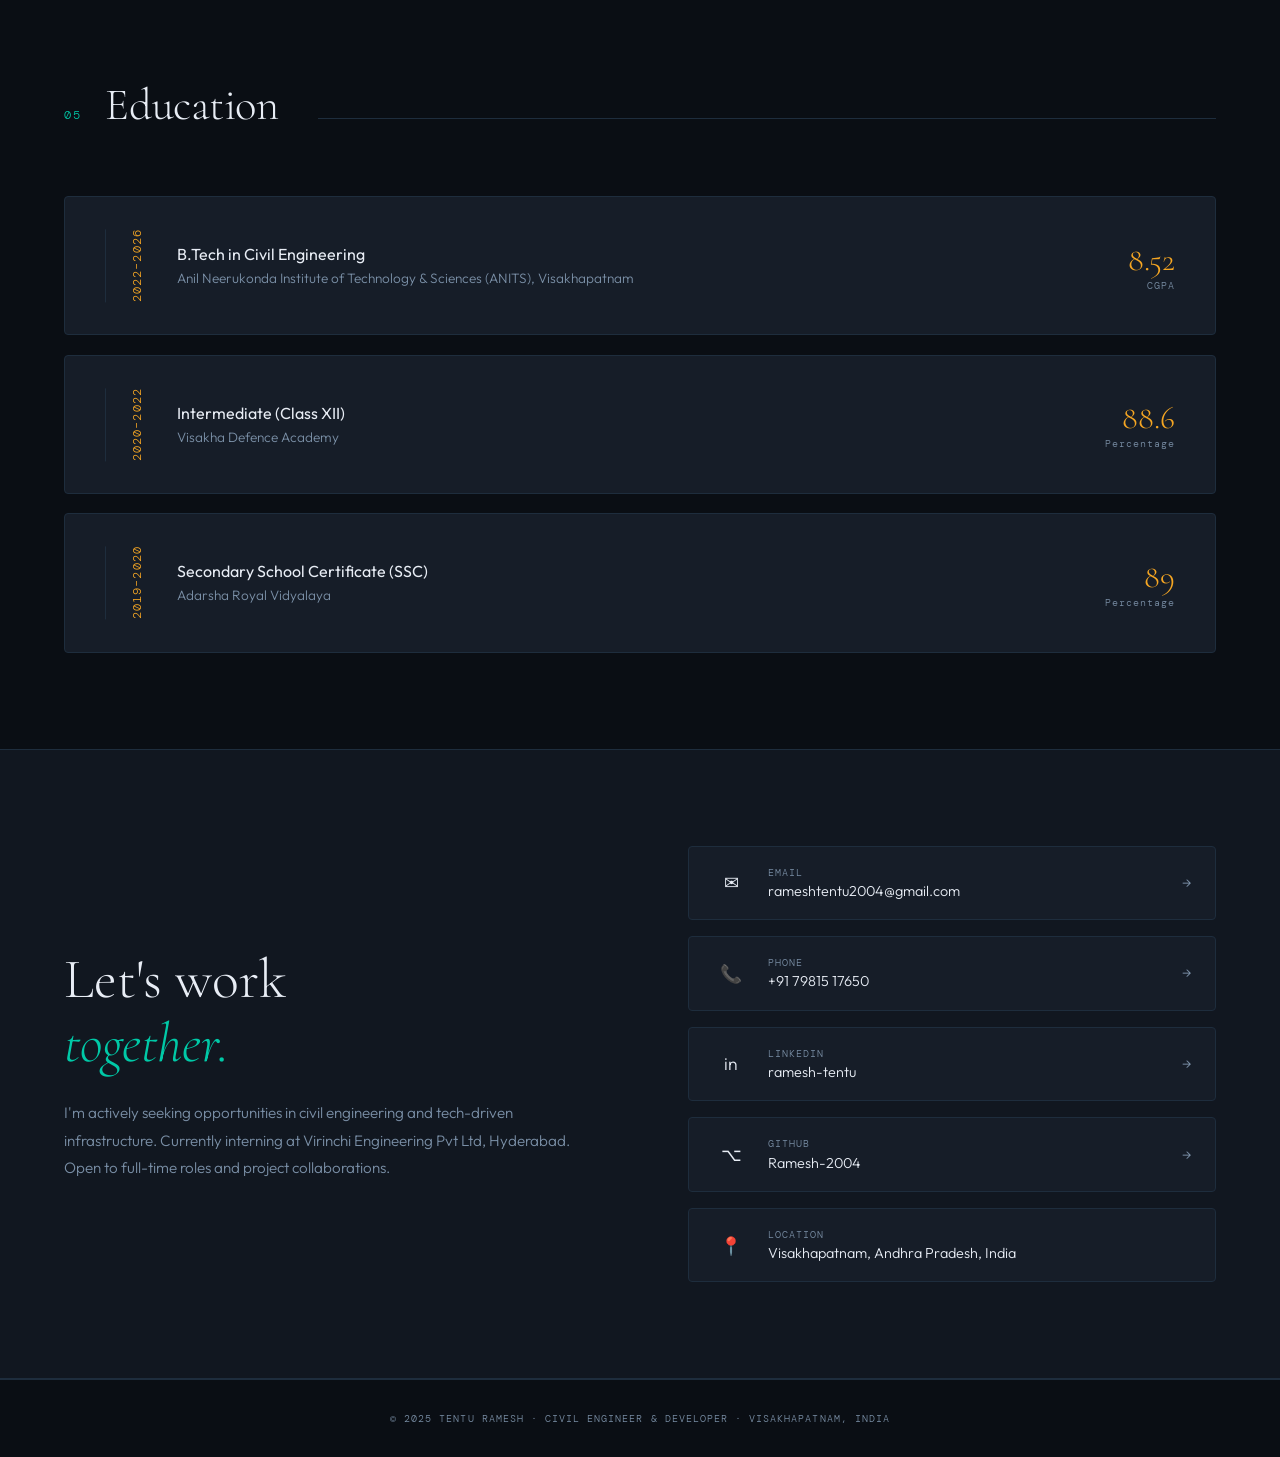
<file: Tentu_Ramesh_Portfolio_Updated (2).html>
<!DOCTYPE html>
<html lang="en">
<head>
<meta charset="UTF-8"/>
<meta name="viewport" content="width=device-width, initial-scale=1.0"/>
<title>Tentu Ramesh — Civil Engineer & Developer</title>
<link href="https://fonts.googleapis.com/css2?family=Cormorant+Garamond:ital,wght@0,300;0,400;0,600;1,300;1,400&family=DM+Mono:wght@300;400;500&family=Outfit:wght@200;300;400;500;600&display=swap" rel="stylesheet"/>
<style>
  :root {
    --bg: #0a0e14;
    --surface: #111720;
    --card: #161d28;
    --border: #1e2d3d;
    --accent: #00c9a7;
    --accent2: #3d8ef8;
    --accent3: #f5a623;
    --text: #e8edf5;
    --muted: #7a8fa6;
    --serif: 'Cormorant Garamond', Georgia, serif;
    --mono: 'DM Mono', monospace;
    --sans: 'Outfit', sans-serif;
  }
  * { margin: 0; padding: 0; box-sizing: border-box; }
  html { scroll-behavior: smooth; }
  body {
    background: var(--bg);
    color: var(--text);
    font-family: var(--sans);
    font-weight: 300;
    overflow-x: hidden;
  }
  body::before {
    content: '';
    position: fixed;
    inset: 0;
    background-image: url("data:image/svg+xml,%3Csvg viewBox='0 0 256 256' xmlns='http://www.w3.org/2000/svg'%3E%3Cfilter id='noise'%3E%3CfeTurbulence type='fractalNoise' baseFrequency='0.9' numOctaves='4' stitchTiles='stitch'/%3E%3C/filter%3E%3Crect width='100%25' height='100%25' filter='url(%23noise)' opacity='0.04'/%3E%3C/svg%3E");
    pointer-events: none;
    z-index: 1000;
    opacity: 0.4;
  }
  .bg-mesh {
    position: fixed;
    inset: 0;
    pointer-events: none;
    z-index: 0;
    overflow: hidden;
  }
  .bg-mesh::before {
    content: '';
    position: absolute;
    width: 700px; height: 700px;
    top: -200px; right: -200px;
    background: radial-gradient(circle, rgba(0,201,167,0.07) 0%, transparent 70%);
    border-radius: 50%;
  }
  .bg-mesh::after {
    content: '';
    position: absolute;
    width: 600px; height: 600px;
    bottom: 10%; left: -150px;
    background: radial-gradient(circle, rgba(61,142,248,0.06) 0%, transparent 70%);
    border-radius: 50%;
  }
  nav {
    position: fixed;
    top: 0; left: 0; right: 0;
    z-index: 100;
    display: flex;
    justify-content: space-between;
    align-items: center;
    padding: 1.2rem 4rem;
    background: rgba(10,14,20,0.85);
    backdrop-filter: blur(20px);
    border-bottom: 1px solid var(--border);
  }
  .nav-logo {
    font-family: var(--serif);
    font-size: 1.4rem;
    font-weight: 300;
    letter-spacing: 0.05em;
    color: var(--text);
    text-decoration: none;
  }
  .nav-logo span { color: var(--accent); }
  .nav-links {
    display: flex;
    gap: 2.5rem;
    list-style: none;
  }
  .nav-links a {
    font-family: var(--mono);
    font-size: 0.72rem;
    color: var(--muted);
    text-decoration: none;
    letter-spacing: 0.1em;
    text-transform: uppercase;
    transition: color 0.3s;
  }
  .nav-links a:hover { color: var(--accent); }
  #hero {
    position: relative;
    z-index: 1;
    min-height: 100vh;
    display: flex;
    align-items: center;
    padding: 0 4rem;
    padding-top: 80px;
  }
  .hero-inner {
    display: grid;
    grid-template-columns: 1fr 420px;
    gap: 6rem;
    align-items: center;
    max-width: 1300px;
    margin: 0 auto;
    width: 100%;
  }
  .hero-tag {
    font-family: var(--mono);
    font-size: 0.72rem;
    color: var(--accent);
    letter-spacing: 0.2em;
    text-transform: uppercase;
    margin-bottom: 1.5rem;
    opacity: 0;
    animation: fadeUp 0.8s 0.2s forwards;
  }
  .hero-name {
    font-family: var(--serif);
    font-size: clamp(3.5rem, 7vw, 6rem);
    font-weight: 300;
    line-height: 1.05;
    letter-spacing: -0.01em;
    margin-bottom: 0.3rem;
    opacity: 0;
    animation: fadeUp 0.8s 0.35s forwards;
  }
  .hero-name em {
    font-style: italic;
    color: var(--accent);
  }
  .hero-role {
    font-size: 1.15rem;
    font-weight: 200;
    color: var(--muted);
    margin-bottom: 2rem;
    letter-spacing: 0.03em;
    opacity: 0;
    animation: fadeUp 0.8s 0.5s forwards;
  }
  .hero-role span {
    color: var(--accent2);
  }
  .hero-desc {
    font-size: 1rem;
    line-height: 1.8;
    color: var(--muted);
    max-width: 520px;
    margin-bottom: 3rem;
    opacity: 0;
    animation: fadeUp 0.8s 0.65s forwards;
  }
  .hero-ctas {
    display: flex;
    gap: 1rem;
    flex-wrap: wrap;
    opacity: 0;
    animation: fadeUp 0.8s 0.8s forwards;
  }
  .btn-primary {
    background: var(--accent);
    color: #0a0e14;
    padding: 0.85rem 2rem;
    border-radius: 2px;
    text-decoration: none;
    font-size: 0.85rem;
    font-weight: 500;
    letter-spacing: 0.08em;
    transition: all 0.3s;
    border: 1px solid var(--accent);
  }
  .btn-primary:hover {
    background: transparent;
    color: var(--accent);
  }
  .btn-outline {
    border: 1px solid var(--border);
    color: var(--text);
    padding: 0.85rem 2rem;
    border-radius: 2px;
    text-decoration: none;
    font-size: 0.85rem;
    font-weight: 300;
    letter-spacing: 0.08em;
    transition: all 0.3s;
  }
  .btn-outline:hover {
    border-color: var(--accent);
    color: var(--accent);
  }
  .hero-photo-wrap {
    opacity: 0;
    animation: fadeIn 1s 0.4s forwards;
    position: relative;
  }
  .hero-photo-frame {
    position: relative;
    border-radius: 4px;
    overflow: hidden;
    aspect-ratio: 3/4;
    background: var(--surface);
    border: 1px solid var(--border);
  }
  .hero-photo-frame::after {
    content: '';
    position: absolute;
    inset: 0;
    background: linear-gradient(to top, rgba(10,14,20,0.5) 0%, transparent 50%);
  }
  .hero-photo-frame img {
    width: 100%;
    height: 100%;
    object-fit: cover;
    object-position: center top;
    display: block;
  }
  .photo-label {
    position: absolute;
    bottom: -1px; right: -1px;
    background: var(--accent);
    color: #0a0e14;
    font-family: var(--mono);
    font-size: 0.65rem;
    padding: 0.4rem 0.8rem;
    letter-spacing: 0.1em;
    z-index: 2;
  }
  .hero-photo-wrap::before {
    content: '';
    position: absolute;
    top: -12px; left: -12px;
    width: 60px; height: 60px;
    border-top: 2px solid var(--accent);
    border-left: 2px solid var(--accent);
    border-radius: 2px;
  }
  .hero-photo-wrap::after {
    content: '';
    position: absolute;
    bottom: -12px; right: -12px;
    width: 60px; height: 60px;
    border-bottom: 2px solid var(--accent2);
    border-right: 2px solid var(--accent2);
    border-radius: 2px;
  }
  .stats-bar {
    background: var(--surface);
    border-top: 1px solid var(--border);
    border-bottom: 1px solid var(--border);
    padding: 2rem 4rem;
    display: flex;
    gap: 0;
    position: relative;
    z-index: 1;
  }
  .stat {
    flex: 1;
    text-align: center;
    padding: 0 2rem;
    border-right: 1px solid var(--border);
  }
  .stat:last-child { border-right: none; }
  .stat-num {
    font-family: var(--serif);
    font-size: 2.5rem;
    font-weight: 300;
    color: var(--accent);
    line-height: 1;
    margin-bottom: 0.3rem;
  }
  .stat-label {
    font-family: var(--mono);
    font-size: 0.65rem;
    color: var(--muted);
    letter-spacing: 0.15em;
    text-transform: uppercase;
  }
  section {
    position: relative;
    z-index: 1;
    padding: 6rem 4rem;
    max-width: 1300px;
    margin: 0 auto;
  }
  .section-header {
    display: flex;
    align-items: baseline;
    gap: 1.5rem;
    margin-bottom: 4rem;
  }
  .section-num {
    font-family: var(--mono);
    font-size: 0.72rem;
    color: var(--accent);
    letter-spacing: 0.15em;
  }
  .section-title {
    font-family: var(--serif);
    font-size: 2.8rem;
    font-weight: 300;
    letter-spacing: -0.01em;
  }
  .section-line {
    flex: 1;
    height: 1px;
    background: var(--border);
    margin-left: 1rem;
  }
  .skills-grid {
    display: grid;
    grid-template-columns: repeat(3, 1fr);
    gap: 1.5rem;
  }
  .skill-card {
    background: var(--card);
    border: 1px solid var(--border);
    border-radius: 4px;
    padding: 2rem;
    transition: all 0.3s;
    position: relative;
    overflow: hidden;
  }
  .skill-card::before {
    content: '';
    position: absolute;
    top: 0; left: 0; right: 0;
    height: 2px;
    background: linear-gradient(90deg, var(--accent), transparent);
    opacity: 0;
    transition: opacity 0.3s;
  }
  .skill-card:hover {
    border-color: rgba(0,201,167,0.3);
    transform: translateY(-3px);
  }
  .skill-card:hover::before { opacity: 1; }
  .skill-icon {
    font-size: 1.8rem;
    margin-bottom: 1rem;
  }
  .skill-cat {
    font-family: var(--mono);
    font-size: 0.65rem;
    color: var(--accent);
    letter-spacing: 0.2em;
    text-transform: uppercase;
    margin-bottom: 0.8rem;
  }
  .skill-items {
    font-size: 0.9rem;
    color: var(--muted);
    line-height: 1.8;
  }
  .skill-items strong {
    color: var(--text);
    font-weight: 400;
  }
  .exp-list { display: flex; flex-direction: column; gap: 2rem; }
  .exp-card {
    background: var(--card);
    border: 1px solid var(--border);
    border-radius: 4px;
    padding: 2.5rem;
    display: grid;
    grid-template-columns: 1fr auto;
    gap: 1rem;
    transition: border-color 0.3s;
    position: relative;
    overflow: hidden;
  }
  .exp-card::before {
    content: '';
    position: absolute;
    left: 0; top: 0; bottom: 0;
    width: 3px;
    background: var(--accent);
  }
  .exp-card:nth-child(2)::before { background: var(--accent2); }
  .exp-card:hover { border-color: rgba(0,201,167,0.25); }
  .exp-title { font-size: 1.15rem; font-weight: 400; margin-bottom: 0.3rem; }
  .exp-company {
    font-family: var(--mono);
    font-size: 0.75rem;
    color: var(--accent);
    letter-spacing: 0.1em;
    margin-bottom: 1rem;
  }
  .exp-points { list-style: none; }
  .exp-points li {
    font-size: 0.9rem;
    color: var(--muted);
    padding: 0.3rem 0;
    padding-left: 1.2rem;
    position: relative;
  }
  .exp-points li::before {
    content: '›';
    position: absolute;
    left: 0;
    color: var(--accent);
  }
  .exp-period {
    font-family: var(--mono);
    font-size: 0.72rem;
    color: var(--muted);
    letter-spacing: 0.08em;
    text-align: right;
    white-space: nowrap;
  }
  .projects-grid {
    display: grid;
    grid-template-columns: repeat(3, 1fr);
    gap: 1.5rem;
  }
  .proj-card {
    background: var(--card);
    border: 1px solid var(--border);
    border-radius: 4px;
    padding: 2rem;
    transition: all 0.3s;
    position: relative;
    overflow: hidden;
  }
  .proj-card:hover {
    border-color: rgba(61,142,248,0.35);
    transform: translateY(-4px);
  }
  .proj-year {
    font-family: var(--mono);
    font-size: 0.65rem;
    color: var(--muted);
    letter-spacing: 0.15em;
    margin-bottom: 1rem;
  }
  .proj-title {
    font-family: var(--serif);
    font-size: 1.4rem;
    font-weight: 400;
    margin-bottom: 0.8rem;
    line-height: 1.3;
  }
  .proj-desc {
    font-size: 0.88rem;
    color: var(--muted);
    line-height: 1.7;
    margin-bottom: 1.5rem;
  }
  .proj-tags {
    display: flex;
    flex-wrap: wrap;
    gap: 0.5rem;
  }
  .tag {
    font-family: var(--mono);
    font-size: 0.62rem;
    color: var(--accent2);
    background: rgba(61,142,248,0.08);
    border: 1px solid rgba(61,142,248,0.2);
    padding: 0.25rem 0.6rem;
    border-radius: 2px;
    letter-spacing: 0.08em;
  }
  .edu-list { display: flex; flex-direction: column; gap: 1.2rem; }
  .edu-card {
    background: var(--card);
    border: 1px solid var(--border);
    border-radius: 4px;
    padding: 2rem 2.5rem;
    display: grid;
    grid-template-columns: auto 1fr auto;
    gap: 2rem;
    align-items: center;
    transition: border-color 0.3s;
  }
  .edu-card:hover { border-color: rgba(245,166,35,0.3); }
  .edu-year {
    font-family: var(--mono);
    font-size: 0.72rem;
    color: var(--accent3);
    letter-spacing: 0.1em;
    writing-mode: vertical-rl;
    transform: rotate(180deg);
    text-align: center;
    border-right: 1px solid var(--border);
    padding-right: 1.5rem;
  }
  .edu-deg { font-size: 1rem; font-weight: 400; margin-bottom: 0.3rem; }
  .edu-inst { font-size: 0.85rem; color: var(--muted); }
  .edu-score {
    font-family: var(--serif);
    font-size: 2rem;
    font-weight: 300;
    color: var(--accent3);
    text-align: right;
  }
  .edu-score span {
    font-family: var(--mono);
    font-size: 0.65rem;
    color: var(--muted);
    display: block;
    text-align: right;
    letter-spacing: 0.1em;
  }
  #contact-section {
    background: var(--surface);
    border-top: 1px solid var(--border);
    border-bottom: 1px solid var(--border);
  }
  .contact-inner {
    max-width: 1300px;
    margin: 0 auto;
    padding: 6rem 4rem;
    display: grid;
    grid-template-columns: 1fr 1fr;
    gap: 6rem;
    align-items: center;
  }
  .contact-headline {
    font-family: var(--serif);
    font-size: 3.5rem;
    font-weight: 300;
    line-height: 1.15;
    margin-bottom: 1.5rem;
  }
  .contact-headline em { font-style: italic; color: var(--accent); }
  .contact-sub { font-size: 0.95rem; color: var(--muted); line-height: 1.8; }
  .contact-links { display: flex; flex-direction: column; gap: 1rem; }
  .contact-link {
    display: flex;
    align-items: center;
    gap: 1.2rem;
    background: var(--card);
    border: 1px solid var(--border);
    border-radius: 4px;
    padding: 1.2rem 1.5rem;
    text-decoration: none;
    color: var(--text);
    transition: all 0.3s;
  }
  .contact-link:hover {
    border-color: var(--accent);
    transform: translateX(6px);
  }
  .contact-link-icon {
    font-size: 1.1rem;
    width: 36px;
    text-align: center;
  }
  .contact-link-text { flex: 1; }
  .contact-link-label {
    font-family: var(--mono);
    font-size: 0.62rem;
    color: var(--muted);
    letter-spacing: 0.1em;
    text-transform: uppercase;
    margin-bottom: 0.2rem;
  }
  .contact-link-val { font-size: 0.9rem; }
  .contact-link-arrow { color: var(--muted); font-size: 0.9rem; transition: color 0.3s; }
  .contact-link:hover .contact-link-arrow { color: var(--accent); }
  footer {
    text-align: center;
    padding: 2rem 4rem;
    font-family: var(--mono);
    font-size: 0.65rem;
    color: var(--muted);
    letter-spacing: 0.1em;
    border-top: 1px solid var(--border);
    position: relative;
    z-index: 1;
  }
  .reveal {
    opacity: 0;
    transform: translateY(30px);
    transition: opacity 0.7s, transform 0.7s;
  }
  .reveal.visible {
    opacity: 1;
    transform: translateY(0);
  }
  @keyframes fadeUp {
    from { opacity: 0; transform: translateY(20px); }
    to { opacity: 1; transform: translateY(0); }
  }
  @keyframes fadeIn {
    from { opacity: 0; }
    to { opacity: 1; }
  }
  @media (max-width: 1024px) {
    nav { padding: 1.2rem 2rem; }
    .nav-links { gap: 1.5rem; }
    #hero { padding: 0 2rem; }
    .hero-inner { grid-template-columns: 1fr; gap: 3rem; }
    .hero-photo-wrap { max-width: 300px; margin: 0 auto; }
    section { padding: 4rem 2rem; }
    .skills-grid, .projects-grid { grid-template-columns: 1fr 1fr; }
    .contact-inner { grid-template-columns: 1fr; gap: 3rem; padding: 4rem 2rem; }
    .stats-bar { padding: 1.5rem 2rem; }
  }
  @media (max-width: 640px) {
    .nav-links { display: none; }
    .skills-grid, .projects-grid { grid-template-columns: 1fr; }
    .edu-card { grid-template-columns: 1fr; }
    .edu-year { writing-mode: horizontal-tb; transform: none; border-right: none; border-bottom: 1px solid var(--border); padding-right: 0; padding-bottom: 0.8rem; }
    .exp-card { grid-template-columns: 1fr; }
    .stats-bar { flex-wrap: wrap; }
    .stat { min-width: 50%; }
    .section-title { font-size: 2rem; }
    .hero-name { font-size: 2.8rem; }
  }
</style>
</head>
<body>
<div class="bg-mesh"></div>
<nav>
  <a href="#hero" class="nav-logo">TR<span>.</span></a>
  <ul class="nav-links">
    <li><a href="#skills">Skills</a></li>
    <li><a href="#experience">Experience</a></li>
    <li><a href="#freelance">Freelancing</a></li>
    <li><a href="#projects">Projects</a></li>
    <li><a href="#certifications">Certifications</a></li>
    <li><a href="#education">Education</a></li>
    <li><a href="#contact">Contact</a></li>
  </ul>
</nav>
<div id="hero">
  <div class="hero-inner">
    <div class="hero-text">
      <p class="hero-tag">// Civil Engineer & Developer</p>
      <h1 class="hero-name">Tentu<br/><em>Ramesh</em></h1>
      <p class="hero-role">B.Tech Civil Engineering · ANITS · CGPA <span>8.52</span></p>
      <p class="hero-desc">
        Motivated civil engineering fresher currently working as an Assistant Structural Designer Intern
        at Virinchi Engineering Pvt Ltd, Hyderabad. Strong technical skills in AutoCAD, Revit, STAAD Pro, GIS, and
        programming. Passionate about structural design, infrastructure technology, and modern digital engineering tools.
      </p>
      <div class="hero-ctas">
        <a href="#contact" class="btn-primary">Get In Touch →</a>
        <a href="#projects" class="btn-outline">View Projects</a>
      </div>
    </div>
    <div class="hero-photo-wrap">
      <div class="hero-photo-frame">
        <img src="[data-uri]" alt="Tentu Ramesh" id="profile-img"/>
        <div class="photo-label">TENTU RAMESH</div>
      </div>
    </div>
  </div>
</div>
<div class="stats-bar">
  <div class="stat">
    <div class="stat-num">8.52</div>
    <div class="stat-label">CGPA Score</div>
  </div>
  <div class="stat">
    <div class="stat-num">3+</div>
    <div class="stat-label">Internships</div>
  </div>
  <div class="stat">
    <div class="stat-num">3</div>
    <div class="stat-label">Projects</div>
  </div>
  <div class="stat">
    <div class="stat-num">8+</div>
    <div class="stat-label">Tools & Technologies</div>
  </div>
</div>
<section id="skills">
  <div class="section-header reveal">
    <span class="section-num">01</span>
    <h2 class="section-title">Skills & Tools</h2>
    <div class="section-line"></div>
  </div>
  <div class="skills-grid">
    <div class="skill-card reveal">
      <div class="skill-icon">📐</div>
      <div class="skill-cat">Civil Engineering</div>
      <div class="skill-items">
        <strong>AutoCAD</strong>, <strong>Revit</strong>, STAAD Pro<br/>
        <strong>Tekla Structures</strong>, <strong>ETABS</strong><br/>
        Quantity Estimation, BOQ<br/>
        Surveying, Drawing Interpretation
      </div>
    </div>
    <div class="skill-card reveal">
      <div class="skill-icon">🗺️</div>
      <div class="skill-cat">Geospatial & Analysis</div>
      <div class="skill-items">
        <strong>ArcGIS</strong>, GIS Mapping<br/>
        Site Analysis, Spatial Data<br/>
        Infrastructure Planning
      </div>
    </div>
    <div class="skill-card reveal">
      <div class="skill-icon">🧪</div>
      <div class="skill-cat">Materials & QC</div>
      <div class="skill-items">
        Quality Control Lab Testing<br/>
        Material Handling & Inspection<br/>
        IS Code-Based Calculations
      </div>
    </div>
    <div class="skill-card reveal">
      <div class="skill-icon">💻</div>
      <div class="skill-cat">Software Development</div>
      <div class="skill-items">
        <strong>Python</strong>, <strong>C</strong>, Java (Basics)<br/>
        <strong>ReactJS</strong>, HTML, CSS, JavaScript<br/>
        Streamlit Web Apps
      </div>
    </div>
    <div class="skill-card reveal">
      <div class="skill-icon">⚙️</div>
      <div class="skill-cat">CAE / Simulation</div>
      <div class="skill-items">
        <strong>ANSYS</strong> Structural Analysis<br/>
        <strong>ETABS</strong>, STAAD Pro<br/>
        Finite Element Methods<br/>
        Engineering Simulation
      </div>
    </div>
    <div class="skill-card reveal">
      <div class="skill-icon">🤝</div>
      <div class="skill-cat">Soft Skills</div>
      <div class="skill-items">
        Problem-Solving & Critical Thinking<br/>
        Team Leadership, Documentation<br/>
        English, Telugu, Hindi
      </div>
    </div>
  </div>
</section>
<section id="experience" style="background: linear-gradient(180deg, transparent, rgba(22,29,40,0.4), transparent);">
  <div class="section-header reveal">
    <span class="section-num">02</span>
    <h2 class="section-title">Experience</h2>
    <div class="section-line"></div>
  </div>
  <div class="exp-list">
    <div class="exp-card reveal">
      <div>
        <div class="exp-title">Assistant Structural Designer Intern <span style="font-family:var(--mono);font-size:0.62rem;color:var(--accent);background:rgba(0,201,167,0.1);border:1px solid rgba(0,201,167,0.3);padding:0.2rem 0.5rem;border-radius:2px;margin-left:0.5rem;vertical-align:middle;">CURRENT</span></div>
        <div class="exp-company">VIRINCHI ENGINEERING PVT LTD · Hyderabad</div>
        <ul class="exp-points">
          <li>Assisting in structural drafting and detailing using AutoCAD and STAAD Pro</li>
          <li>Supporting structural planning, analysis, and documentation activities</li>
          <li>Working on residential and commercial structural design concepts</li>
        </ul>
      </div>
      <div class="exp-period">Present</div>
    </div>
    <div class="exp-card reveal">
      <div>
        <div class="exp-title">Engineering Intern</div>
        <div class="exp-company">MEGHA ENGINEERING INFRASTRUCTURE LTD (MEIL) · Odisha</div>
        <ul class="exp-points">
          <li>Worked on the Water Treatment Plant (WTP) — 3251 RWSS Berhampur project</li>
          <li>Assisted in quantity estimation, BOQ preparation, and drawing interpretation</li>
          <li>Performed hands-on material testing in the Quality Control Lab</li>
        </ul>
      </div>
      <div class="exp-period">May 2025<br/>— Jun 2025</div>
    </div>
    <div class="exp-card reveal">
      <div>
        <div class="exp-title">Site Engineering Intern</div>
        <div class="exp-company">SUPREME CONSTRUCTIONS · Telangana</div>
        <ul class="exp-points">
          <li>Involved in Pavement Construction (CC Roads and Bitumen Roads)</li>
          <li>Gained hands-on experience in site supervision and material handling</li>
          <li>Developed practical understanding of construction workflows and quality standards</li>
        </ul>
      </div>
      <div class="exp-period">May 2024<br/>— Jun 2024</div>
    </div>
  </div>
</section>
<section id="freelance">
  <div class="section-header reveal">
    <span class="section-num">02b</span>
    <h2 class="section-title">Freelancing</h2>
    <div class="section-line"></div>
  </div>
  <div class="exp-list">
    <div class="exp-card reveal" style="--card-accent: var(--accent3);">
      <div>
        <div class="exp-title">Revit Freelancer — Residential Planning & Design</div>
        <div class="exp-company" style="color: var(--accent3);">INDEPENDENT · Remote</div>
        <ul class="exp-points">
          <li>Designed residential house plans, interior layouts, and exterior elevations using Revit</li>
          <li>Worked on space planning, 3D visualization, and client-based drafting projects</li>
          <li>Assisted clients with modern and Vastu-based planning concepts</li>
        </ul>
      </div>
      <div class="exp-period" style="color: var(--accent3);">Ongoing</div>
    </div>
  </div>
</section>
<section id="projects">
  <div class="section-header reveal">
    <span class="section-num">03</span>
    <h2 class="section-title">Projects</h2>
    <div class="section-line"></div>
  </div>
  <div class="projects-grid">
    <div class="proj-card reveal">
      <div class="proj-year">2025</div>
      <div class="proj-title">Soil Testing Virtual Lab</div>
      <div class="proj-desc">
        A fully functional virtual soil-testing environment built with Python and Streamlit,
        automating IS code-based geotechnical calculations — making lab procedures accessible digitally.
      </div>
      <div class="proj-tags">
        <span class="tag">Python</span>
        <span class="tag">Streamlit</span>
        <span class="tag">IS Codes</span>
        <span class="tag">Geotechnical</span>
      </div>
    </div>
    <div class="proj-card reveal">
      <div class="proj-year">2024</div>
      <div class="proj-title">Stone-Paper-Scissors Game</div>
      <div class="proj-desc">
        An interactive browser-based web application built from scratch using ReactJS,
        HTML, CSS, and JavaScript — demonstrating full-stack frontend development skills.
      </div>
      <div class="proj-tags">
        <span class="tag">ReactJS</span>
        <span class="tag">JavaScript</span>
        <span class="tag">HTML/CSS</span>
      </div>
    </div>
    <div class="proj-card reveal">
      <div class="proj-year">2024</div>
      <div class="proj-title">Grey Water Management</div>
      <div class="proj-desc">
        Research project proposing fly ash-based treatment to replace conventional rapid sand
        filtration — improving sustainability and efficiency in grey water treatment systems.
      </div>
      <div class="proj-tags">
        <span class="tag">Sustainability</span>
        <span class="tag">Water Treatment</span>
        <span class="tag">Research</span>
      </div>
    </div>
  </div>
</section>
<section id="certifications">
  <div class="section-header reveal">
    <span class="section-num">04</span>
    <h2 class="section-title">Certifications</h2>
    <div class="section-line"></div>
  </div>
  <div class="projects-grid">
    <div class="proj-card reveal" style="border-left: 3px solid var(--accent); position:relative; overflow:hidden;">
      <div style="position:absolute;top:0;left:0;right:0;height:2px;background:linear-gradient(90deg,var(--accent),transparent);"></div>
      <div class="proj-year">Jan – Mar 2026 · 8 Weeks</div>
      <div class="proj-title" style="font-size:1.15rem;">Sustainable Engineering Concepts & Life Cycle Analysis</div>
      <div class="proj-desc">
        NPTEL certified course covering sustainable engineering principles and life cycle assessment methodologies.
        Scored <strong style="color:var(--text);">74.92 / 100</strong> with 3 recommended credits.
      </div>
      <div class="proj-tags">
        <span class="tag">NPTEL</span>
        <span class="tag">Civil Engineering</span>
        <span class="tag">Sustainability</span>
        <span class="tag">3 Credits</span>
      </div>
      <div style="margin-top:1.2rem;">
        <a href="https://drive.google.com/file/d/1kj8kSy0qQEHvNIIfTt1eXNJyHna1MUA8/view?usp=drivesdk" target="_blank"
           style="font-family:var(--mono);font-size:0.7rem;color:var(--accent);text-decoration:none;letter-spacing:0.08em;border:1px solid rgba(0,201,167,0.3);padding:0.3rem 0.8rem;border-radius:2px;transition:all 0.3s;"
           onmouseover="this.style.background='rgba(0,201,167,0.1)'" onmouseout="this.style.background='transparent'">
          VERIFY CERTIFICATE →
        </a>
      </div>
    </div>
    <div class="proj-card reveal" style="border-left: 3px solid var(--accent2); position:relative; overflow:hidden;">
      <div style="position:absolute;top:0;left:0;right:0;height:2px;background:linear-gradient(90deg,var(--accent2),transparent);"></div>
      <div class="proj-year">Jul – Oct 2024 · 12 Weeks</div>
      <div class="proj-title" style="font-size:1.15rem;">Programming in Java</div>
      <div class="proj-desc">
        NPTEL certified course on core Java programming concepts including OOP, data structures, and algorithms.
        Scored <strong style="color:var(--text);">51.63 / 100</strong> with 3–4 recommended credits.
      </div>
      <div class="proj-tags">
        <span class="tag">NPTEL</span>
        <span class="tag">Java</span>
        <span class="tag">Programming</span>
        <span class="tag">3–4 Credits</span>
      </div>
      <div style="margin-top:1.2rem;">
        <a href="https://drive.google.com/file/d/1oHIEhGyvxNm-s_9KwXiMo8Ll22FTk6bc/view?usp=drivesdk" target="_blank"
           style="font-family:var(--mono);font-size:0.7rem;color:var(--accent2);text-decoration:none;letter-spacing:0.08em;border:1px solid rgba(61,142,248,0.3);padding:0.3rem 0.8rem;border-radius:2px;transition:all 0.3s;"
           onmouseover="this.style.background='rgba(61,142,248,0.1)'" onmouseout="this.style.background='transparent'">
          VERIFY CERTIFICATE →
        </a>
      </div>
    </div>
    <div class="proj-card reveal" style="border-left: 3px solid var(--accent3); position:relative; overflow:hidden;">
      <div style="position:absolute;top:0;left:0;right:0;height:2px;background:linear-gradient(90deg,var(--accent3),transparent);"></div>
      <div class="proj-year">July 2, 2024 · HarvardX / edX</div>
      <div class="proj-title" style="font-size:1.15rem;">CS50x: CS50's Introduction to Computer Science</div>
      <div class="proj-desc">
        Verified certificate from Harvard University via edX. Covers foundational computer science concepts
        including algorithms, data structures, web development, and problem-solving in C, Python, SQL, and JavaScript.
      </div>
      <div class="proj-tags">
        <span class="tag" style="color:var(--accent3);background:rgba(245,166,35,0.08);border-color:rgba(245,166,35,0.2);">HarvardX</span>
        <span class="tag" style="color:var(--accent3);background:rgba(245,166,35,0.08);border-color:rgba(245,166,35,0.2);">edX Verified</span>
        <span class="tag" style="color:var(--accent3);background:rgba(245,166,35,0.08);border-color:rgba(245,166,35,0.2);">Computer Science</span>
        <span class="tag" style="color:var(--accent3);background:rgba(245,166,35,0.08);border-color:rgba(245,166,35,0.2);">C · Python · SQL</span>
      </div>
      <div style="margin-top:1.2rem;">
        <a href="https://courses.edx.org/certificates/594aafcf507641e1a6bd053ef9aee530" target="_blank"
           style="font-family:var(--mono);font-size:0.7rem;color:var(--accent3);text-decoration:none;letter-spacing:0.08em;border:1px solid rgba(245,166,35,0.3);padding:0.3rem 0.8rem;border-radius:2px;transition:all 0.3s;"
           onmouseover="this.style.background='rgba(245,166,35,0.1)'" onmouseout="this.style.background='transparent'">
          VERIFY CERTIFICATE →
        </a>
      </div>
    </div>
  </div>
</section>
<section id="education">
  <div class="section-header reveal">
    <span class="section-num">05</span>
    <h2 class="section-title">Education</h2>
    <div class="section-line"></div>
  </div>
  <div class="edu-list">
    <div class="edu-card reveal">
      <div class="edu-year">2022–2026</div>
      <div>
        <div class="edu-deg">B.Tech in Civil Engineering</div>
        <div class="edu-inst">Anil Neerukonda Institute of Technology & Sciences (ANITS), Visakhapatnam</div>
      </div>
      <div class="edu-score">8.52<span>CGPA</span></div>
    </div>
    <div class="edu-card reveal">
      <div class="edu-year">2020–2022</div>
      <div>
        <div class="edu-deg">Intermediate (Class XII)</div>
        <div class="edu-inst">Visakha Defence Academy</div>
      </div>
      <div class="edu-score">88.6<span>Percentage</span></div>
    </div>
    <div class="edu-card reveal">
      <div class="edu-year">2019–2020</div>
      <div>
        <div class="edu-deg">Secondary School Certificate (SSC)</div>
        <div class="edu-inst">Adarsha Royal Vidyalaya</div>
      </div>
      <div class="edu-score">89<span>Percentage</span></div>
    </div>
  </div>
</section>
<div id="contact-section">
  <div class="contact-inner" id="contact">
    <div class="reveal">
      <h2 class="contact-headline">Let's work<br/><em>together.</em></h2>
      <p class="contact-sub">
        I'm actively seeking opportunities in civil engineering and tech-driven infrastructure.
        Currently interning at Virinchi Engineering Pvt Ltd, Hyderabad. Open to full-time roles and project collaborations.
      </p>
    </div>
    <div class="contact-links reveal">
      <a href="mailto:rameshtentu2004@gmail.com" class="contact-link">
        <div class="contact-link-icon">✉</div>
        <div class="contact-link-text">
          <div class="contact-link-label">Email</div>
          <div class="contact-link-val">rameshtentu2004@gmail.com</div>
        </div>
        <div class="contact-link-arrow">→</div>
      </a>
      <a href="tel:+917981517650" class="contact-link">
        <div class="contact-link-icon">📞</div>
        <div class="contact-link-text">
          <div class="contact-link-label">Phone</div>
          <div class="contact-link-val">+91 79815 17650</div>
        </div>
        <div class="contact-link-arrow">→</div>
      </a>
      <a href="https://linkedin.com/in/ramesh-tentu" target="_blank" class="contact-link">
        <div class="contact-link-icon">in</div>
        <div class="contact-link-text">
          <div class="contact-link-label">LinkedIn</div>
          <div class="contact-link-val">ramesh-tentu</div>
        </div>
        <div class="contact-link-arrow">→</div>
      </a>
      <a href="https://github.com/Ramesh-2004" target="_blank" class="contact-link">
        <div class="contact-link-icon">⌥</div>
        <div class="contact-link-text">
          <div class="contact-link-label">GitHub</div>
          <div class="contact-link-val">Ramesh-2004</div>
        </div>
        <div class="contact-link-arrow">→</div>
      </a>
      <div class="contact-link" style="cursor:default;">
        <div class="contact-link-icon">📍</div>
        <div class="contact-link-text">
          <div class="contact-link-label">Location</div>
          <div class="contact-link-val">Visakhapatnam, Andhra Pradesh, India</div>
        </div>
      </div>
    </div>
  </div>
</div>
<footer>
  © 2025 TENTU RAMESH · CIVIL ENGINEER & DEVELOPER · VISAKHAPATNAM, INDIA
</footer>
<script>
  const reveals = document.querySelectorAll('.reveal');
  const observer = new IntersectionObserver((entries) => {
    entries.forEach((entry) => {
      if (entry.isIntersecting) {
        entry.target.classList.add('visible');
        observer.unobserve(entry.target);
      }
    });
  }, { threshold: 0.08 });
  reveals.forEach(el => observer.observe(el));
  const sections = document.querySelectorAll('section, #contact-section');
  const navLinks = document.querySelectorAll('.nav-links a');
  window.addEventListener('scroll', () => {
    let current = '';
    sections.forEach(sec => {
      if (window.scrollY >= sec.offsetTop - 120) current = sec.id;
    });
    navLinks.forEach(link => {
      link.style.color = link.getAttribute('href') === '#' + current ? 'var(--accent)' : '';
    });
  });
</script>
</body>
</html>
</file>
